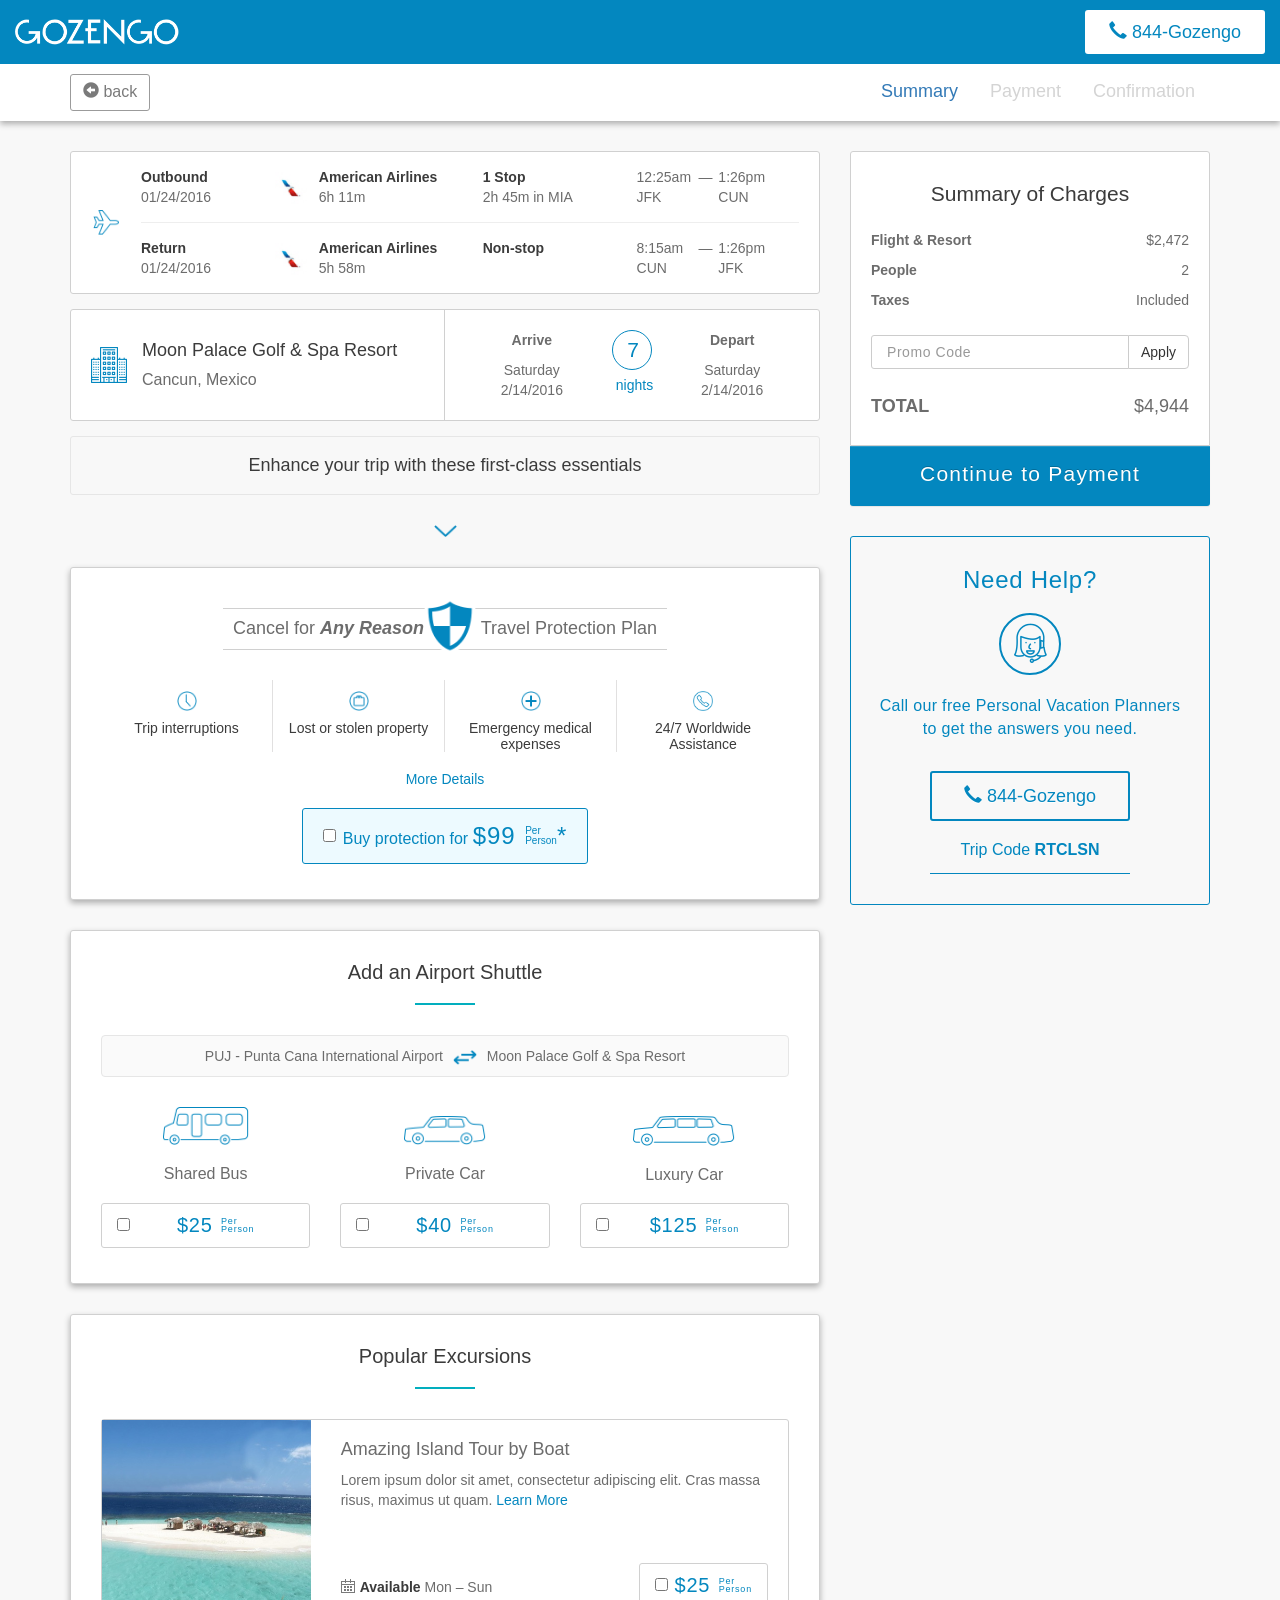
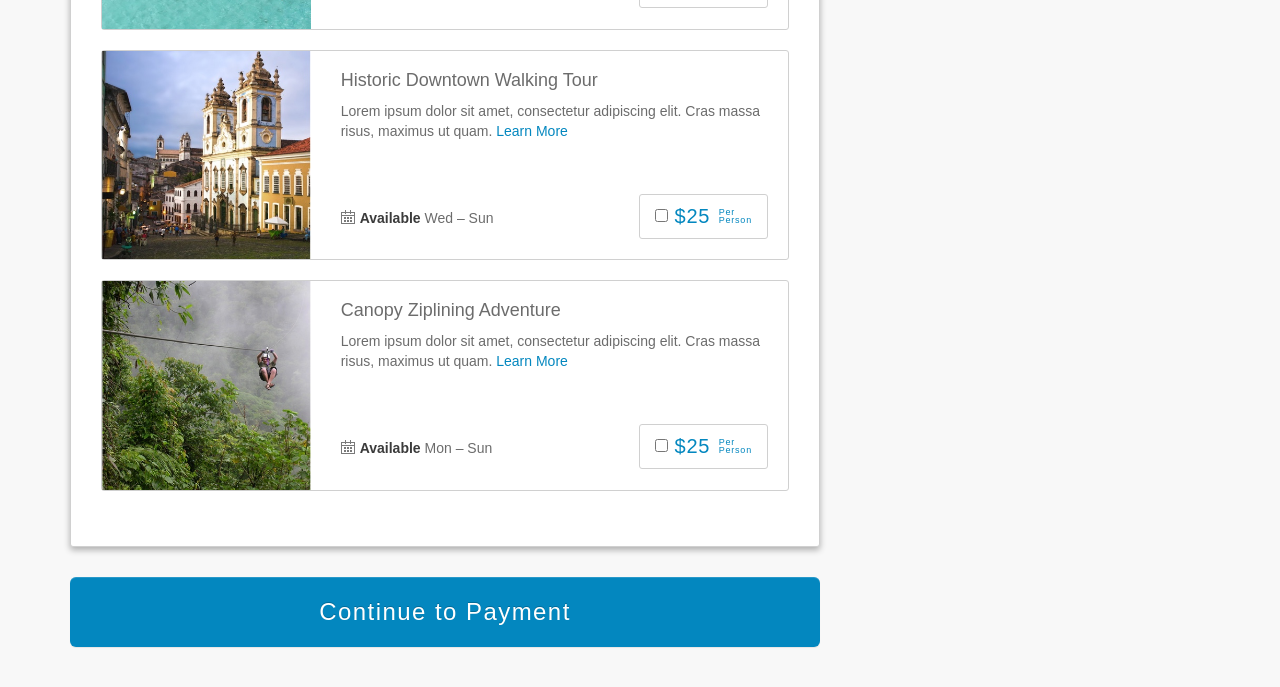
<file: index.html>
<!DOCTYPE html>
<html>

<head>
    <meta charset="utf-8">
    <meta name="viewport" content="width=device-width, initial-scale=1.0">
    <title>cart</title>
    <link rel="stylesheet" href="assets/bootstrap/css/bootstrap.min.css">
    <link rel="stylesheet" href="https://fonts.googleapis.com/css?family=Montserrat:400,700);">
    <link rel="stylesheet" href="assets/css/styles.css">
</head>

<body>
    <nav class="navbar navbar-inverse">
        <div class="container-fluid">
            <div class="navbar-header">
                <a class="navbar-brand navbar-link" href="#"><img src="assets/img/Logo.png" height="26" class="logo"></a>
                <button class="navbar-toggle collapsed hidden-xs" data-toggle="collapse" data-target="#navcol-1"><span class="sr-only">Toggle navigation</span><span class="icon-bar"></span><span class="icon-bar"></span><span class="icon-bar"></span></button>
            </div>
            <div class="collapse navbar-collapse" id="navcol-1">
                <button class="btn btn-default btn-lg navbar-btn navbar-right" type="button"><i class="glyphicon glyphicon-earphone"></i> 844-Gozengo</button>
            </div>
        </div>
    </nav>
    <div class="steps-row">
        <div class="container">
            <div class="row">
                <div class="col-md-4 col-sm-3 col-xs-2">
                    <button class="btn btn-default hidden-xs back-button" type="button"><i class="glyphicon glyphicon-circle-arrow-left"></i> back</button>
                    <button class="btn btn-default visible-xs-block back-button" type="button"><i class="glyphicon glyphicon-circle-arrow-left"></i></button>
                </div>
                <div class="col-md-8 col-sm-9 steps-column">
                    <ul class="nav nav-pills steps-nav">
                        <li class="active"><a href="#">Summary</a></li>
                        <li><a href="billing.html">Payment </a></li>
                        <li><a href="#">Confirmation</a></li>
                    </ul>
                </div>
            </div>
        </div>
    </div>
    <div class="container">
        <div class="row">
            <div class="col-md-8 col-sm-7">
                <div class="trip-summary">
                    <div class="flight-icon-container"><img src="assets/img/flight.png" width="26"></div>
                    <div class="flight-recap-container">
                        <div class="flight-table">
                            <div class="flight-direction-container">
                                <p><strong>Outbound </strong></p>
                                <p>01/24/2016 </p>
                            </div>
                            <div class="airline-image-container"><img src="assets/img/american-airlines.png" width="28" class="airline-image"></div>
                            <div class="airline-name-container">
                                <p class="airline-name"><strong>American Airlines </strong></p>
                                <p>6h 11m</p>
                            </div>
                            <div class="stops-container">
                                <p><strong>1 Stop </strong></p>
                                <p>2h 45m in MIA </p>
                            </div>
                            <div class="time-table-wrapper">
                                <div class="starting-point-container">
                                    <p>12:25am</p>
                                    <p>JFK </p>
                                </div>
                                <div class="dash-container">
                                    <p>—</p>
                                </div>
                                <div class="destination-container">
                                    <p>1:26pm </p>
                                    <p>CUN </p>
                                </div>
                            </div>
                        </div>
                        <hr class="flight-divider">
                        <div class="flight-table">
                            <div class="flight-direction-container">
                                <p><strong>Return </strong></p>
                                <p>01/24/2016 </p>
                            </div>
                            <div class="airline-image-container"><img src="assets/img/american-airlines.png" class="airline-image"></div>
                            <div class="airline-name-container">
                                <p class="airline-name"><strong>American Airlines</strong></p>
                                <p>5h 58m</p>
                            </div>
                            <div class="stops-container">
                                <p><strong>Non-stop </strong></p>
                                <p> </p>
                            </div>
                            <div class="time-table-wrapper">
                                <div class="starting-point-container">
                                    <p>8:15am</p>
                                    <p>CUN </p>
                                </div>
                                <div class="dash-container">
                                    <p>—</p>
                                </div>
                                <div class="destination-container">
                                    <p>1:26pm </p>
                                    <p>JFK </p>
                                </div>
                            </div>
                        </div>
                    </div>
                </div>
                <div class="trip-summary">
                    <div class="resort-info">
                        <div class="resort-icon-div"><img src="assets/img/building.png" width="36" class="resort-building-icon"></div>
                        <div class="resort-name-location">
                            <h1 class="hotel-name-alt">Moon Palace Golf &amp; Spa Resort</h1>
                            <h4 class="city-country-alt">Cancun, Mexico</h4></div>
                    </div>
                    <div class="trip-time">
                        <div id="arrival" class="date-box">
                            <p class="text-center"><strong>Arrive</strong> </p>
                            <p class="text-center soft-return">Saturday </p>
                            <p class="text-center date-alt">2/14/2016 </p>
                        </div>
                        <div id="length" class="date-box">
                            <div id="nights">
                                <p id="nights-paragrapgh">7 </p>
                            </div>
                            <p id="nights-sub-paragraph">nights </p>
                        </div>
                        <div id="arrival" class="date-box">
                            <p class="text-center"><strong>Depart</strong> </p>
                            <p class="text-center soft-return">Saturday </p>
                            <p class="text-center date-alt">2/14/2016 </p>
                        </div>
                        <div class="clearfix"></div>
                    </div>
                    <div class="clearfix"></div>
                </div>
                <aside class="visible-xs-block" id="reservation-detail">
                    <div id="summary-of-charges">
                        <h3 class="charges">Summary of Charges</h3>
                        <div>
                            <table class="table">
                                <tbody>
                                    <tr>
                                        <td><strong>Nights </strong></td>
                                        <td class="right-align-cell">$613 x 8 nights</td>
                                    </tr>
                                    <tr>
                                        <td><strong>Rooms </strong></td>
                                        <td class="right-align-cell">1 room</td>
                                    </tr>
                                    <tr>
                                        <td><strong>Taxes </strong></td>
                                        <td class="right-align-cell">Included</td>
                                    </tr>
                                </tbody>
                            </table>
                        </div>
                        <form>
                            <div class="input-group">
                                <input class="form-control" type="text" placeholder="Promo Code" id="promo-code">
                                <div class="input-group-btn">
                                    <button class="btn btn-default" type="button">Apply </button>
                                </div>
                            </div>
                        </form>
                        <div>
                            <table class="table" id="total-price">
                                <tbody>
                                    <tr>
                                        <td><strong>TOTAL </strong></td>
                                        <td class="right-align-cell">$4,944 </td>
                                    </tr>
                                </tbody>
                            </table>
                        </div>
                    </div>
                </aside>
                <button class="btn btn-primary btn-block btn-lg visible-xs-block" type="button" id="sidebar-next-button">Continue to Payment</button>
                <div class="add-ons-container">
                    <h4 class="text-center">Enhance your trip with these first-class essentials </h4></div><img src="assets/img/chevron-down.png" width="23" class="addons-chevron">
                <div class="main-container">
                    <h3 class="cancel-h3">Cancel for <strong><em>Any Reason</em></strong><img src="assets/img/protection.png" width="52" class="shield"> Travel Protection Plan</h3>
                    <div class="coverage-main-container">
                        <div class="coverage-div"><img src="assets/img/clock.png" width="20">
                            <h5 class="text-center coverage-h5">Trip interruptions</h5></div>
                        <div class="coverage-div"><img src="assets/img/baggage.png" width="20">
                            <h5 class="text-center coverage-h5">Lost or stolen property </h5></div>
                        <div class="coverage-div"><img src="assets/img/medical.png" width="20">
                            <h5 class="coverage-h5">Emergency medical expenses</h5></div>
                        <div class="coverage-div"><img src="assets/img/phone-large.png" width="20">
                            <h5 class="coverage-h5">24/7 Worldwide Assistance</h5></div>
                        <div class="clearfix"></div>
                    </div>
                    <h5 class="protection-details"><a href="#">More Details</a></h5>
                    <div class="checkbox protection-check">
                        <label>
                            <input type="checkbox" class="protection-input"><small>Buy protection for </small>$99
                            <span class="per-person">Per <br>Person</span>*</label>
                    </div>
                </div>
                <div class="main-container">
                    <div id="shuttle-header">
                        <h1 class="section_h1">Add an Airport Shuttle</h1>
                        <hr class="section-underline">
                    </div>
                    <div class="well flat-well">
                        <div>
                            <p>PUJ - Punta Cana International Airport </p>
                        </div>
                        <div><img src="assets/img/round-trip.png" width="24" class="round-trip"></div>
                        <div>
                            <p>Moon Palace Golf &amp; Spa Resort </p>
                        </div>
                    </div>
                    <div class="row">
                        <div class="col-md-4 col-xs-6"><img src="assets/img/bus.png" width="86">
                            <h4 class="transport">Shared Bus</h4>
                            <div class="checkbox transport-check-container">
                                <label>
                                    <input type="checkbox">$25
                                    <span class="per-person">Per <br>Person</span>
                                </label>
                            </div>
                        </div>
                        <div class="col-md-4 col-xs-6"><img src="assets/img/car.png" width="82" class="car-icon-vertical-push-down">
                            <h4 class="transport">Private Car</h4>
                            <div class="checkbox transport-check-container">
                                <label>
                                    <input type="checkbox">$40
                                    <span class="per-person">Per <br>Person</span>
                                </label>
                            </div>
                        </div>
                        <div class="col-md-4 col-xs-6"><img src="assets/img/limo.png" width="102" class="car-icon-vertical-push-down">
                            <h4 class="transport">Luxury Car</h4>
                            <div class="checkbox transport-check-container">
                                <label>
                                    <input type="checkbox"> $125
                                    <span class="per-person">Per <br>Person</span>
                                </label>
                            </div>
                        </div>
                    </div>
                </div>
                <div class="main-container hide">
                    <div id="shuttle-header">
                        <h1 class="section_h1">Popular Tours</h1>
                        <hr class="section-underline">
                    </div>
                    <div class="row">
                        <div class="col-md-4 col-xs-6"><img src="assets/img/island-tour.jpg" width="100%" class="rounded-image">
                            <h4 class="tours">Amazing island tour by boat </h4><a href="#">Learn More</a>
                            <div class="checkbox transport-check-container">
                                <label>
                                    <input type="checkbox">$25
                                    <span class="per-person">Per <br>Person</span>
                                </label>
                            </div>
                        </div>
                        <div class="col-md-4 col-xs-6"><img src="assets/img/city-tour.jpg" width="100%" class="rounded-image">
                            <h4 class="tours">Amazing island tour by boat </h4><a href="#">Learn More</a>
                            <div class="checkbox transport-check-container">
                                <label>
                                    <input type="checkbox">$25
                                    <span class="per-person">Per <br>Person</span>
                                </label>
                            </div>
                        </div>
                        <div class="col-md-4 col-xs-6"><img src="assets/img/ziplining.jpg" width="100%" class="rounded-image">
                            <h4 class="tours">Rainforest Ziplining </h4><a href="#">Learn More</a>
                            <div class="checkbox transport-check-container">
                                <label>
                                    <input type="checkbox"> $125
                                    <span class="per-person">Per <br>Person</span>
                                </label>
                            </div>
                        </div>
                    </div>
                    <div class="row">
                        <div class="col-md-4 col-md-offset-4 col-sm-6 col-sm-offset-3 col-xs-8 col-xs-offset-2">
                            <button class="btn btn-default btn-block btn-lg" type="button" id="more">View More<span class="down-arrow"><i class="glyphicon glyphicon-chevron-down" id="down-glyph"></i></span></button>
                        </div>
                    </div>
                </div>
                <div class="main-container">
                    <div id="shuttle-header">
                        <h1 class="section_h1">Popular Excursions</h1>
                        <hr class="section-underline">
                    </div>
                    <div class="tour-container">
                        <div class="row tour-row">
                            <div class="col-lg-4 col-md-4 tour-crop"><img src="assets/img/island-tour.jpg" width="100%" class="rounded-image"></div>
                            <div class="col-lg-8 col-md-8 col-xs-12 caption">
                                <div class="row">
                                    <div class="col-md-12">
                                        <h3 class="text-left tour-h3">Amazing Island Tour by Boat</h3>
                                        <p class="text-left tour-details">Lorem ipsum dolor sit amet, consectetur adipiscing elit. Cras massa risus, maximus ut quam. <a href="#">Learn More</a></p>
                                    </div>
                                </div>
                                <div class="row stats-row">
                                    <div class="col-sm-6 col-xs-5 dates-column">
                                        <p class="text-left dates"><img src="assets/img/calendar.png" width="14" class="available-calendar"> <strong>Available</strong> <span class="days">Mon – Sun </span></p>
                                    </div>
                                    <div class="col-sm-6 col-xs-7 tour-check-column">
                                        <div class="checkbox transport-check-container-alt">
                                            <label>
                                                <input type="checkbox">$25
                                                <span class="per-person">Per <br>Person</span>
                                            </label>
                                        </div>
                                    </div>
                                </div>
                            </div>
                        </div>
                    </div>
                    <div class="tour-container">
                        <div class="row tour-row">
                            <div class="col-md-4"><img src="assets/img/city-tour.jpg" width="100%" class="rounded-image"></div>
                            <div class="col-md-8 caption">
                                <h3 class="text-left tour-h3">Historic Downtown Walking Tour</h3>
                                <p class="text-left">Lorem ipsum dolor sit amet, consectetur adipiscing elit. Cras massa risus, maximus ut quam. <a href="#">Learn More</a></p>
                                <div class="row stats-row">
                                    <div class="col-sm-6 col-xs-5 tour-dates-column">
                                        <p class="text-left dates"><img src="assets/img/calendar.png" width="14" class="available-calendar"> <strong>Available</strong> <span class="days">Wed – Sun </span></p>
                                    </div>
                                    <div class="col-sm-6 col-xs-7 tour-check-column">
                                        <div class="checkbox transport-check-container-alt">
                                            <label>
                                                <input type="checkbox">$25
                                                <span class="per-person">Per <br>Person</span>
                                            </label>
                                        </div>
                                    </div>
                                </div>
                            </div>
                        </div>
                    </div>
                    <div class="tour-container">
                        <div class="row tour-row">
                            <div class="col-md-4"><img src="assets/img/ziplining.jpg" width="100%" class="rounded-image"></div>
                            <div class="col-md-8 caption">
                                <h3 class="text-left tour-h3">Canopy Ziplining Adventure</h3>
                                <p class="text-left">Lorem ipsum dolor sit amet, consectetur adipiscing elit. Cras massa risus, maximus ut quam. <a href="#">Learn More</a></p>
                                <div class="row stats-row">
                                    <div class="col-sm-6 col-xs-5 tour-dates-column">
                                        <p class="text-left dates"><img src="assets/img/calendar.png" width="14" class="available-calendar"> <strong>Available</strong> <span class="days">Mon – Sun </span></p>
                                    </div>
                                    <div class="col-sm-6 col-xs-7 tour-check-column">
                                        <div class="checkbox transport-check-container-alt">
                                            <label>
                                                <input type="checkbox">$25
                                                <span class="per-person">Per <br>Person</span>
                                            </label>
                                        </div>
                                    </div>
                                </div>
                            </div>
                        </div>
                    </div>
                </div><a class="btn btn-primary btn-block btn-lg" role="button" href="billing.html" id="next-button">Continue to Payment</a></div>
            <div class="col-md-4 col-sm-5">
                <aside id="reservation-detail" class="squarebottom">
                    <div class="hidden-xs" id="summary-of-charges">
                        <h3 class="charges">Summary of Charges</h3>
                        <div>
                            <table class="table">
                                <tbody>
                                    <tr>
                                        <td><strong>Flight &amp; Resort</strong></td>
                                        <td class="right-align-cell">$2,472</td>
                                    </tr>
                                    <tr>
                                        <td><strong>People </strong></td>
                                        <td class="right-align-cell">2</td>
                                    </tr>
                                    <tr>
                                        <td><strong>Taxes </strong></td>
                                        <td class="right-align-cell">Included</td>
                                    </tr>
                                </tbody>
                            </table>
                        </div>
                        <form>
                            <div class="input-group">
                                <input class="form-control" type="text" placeholder="Promo Code" id="promo-code">
                                <div class="input-group-btn">
                                    <button class="btn btn-default" type="button">Apply </button>
                                </div>
                            </div>
                        </form>
                        <div>
                            <table class="table" id="total-price">
                                <tbody>
                                    <tr>
                                        <td><strong>TOTAL </strong></td>
                                        <td class="right-align-cell">$4,944 </td>
                                    </tr>
                                </tbody>
                            </table>
                        </div>
                    </div>
                </aside><a class="btn btn-primary btn-block btn-lg hidden-xs" role="button" href="billing.html" id="sidebar-next-button">Continue to Payment</a>
                <aside id="call-center">
                    <h1>Need Help?</h1>
                    <div id="call-center-icon-container"><img src="assets/img/headset.png" width="33"></div>
                    <p id="call-center-paragraph">Call our free Personal Vacation Planners to get the answers you need. </p>
                    <button class="btn btn-default btn-lg" type="button" id="call-center-button"><i class="glyphicon glyphicon-earphone"></i> 844-Gozengo </button>
                    <h4 id="trip-code">Trip Code <strong>RTCLSN</strong> </h4></aside>
            </div>
        </div>
    </div>
    <script src="assets/js/jquery.min.js"></script>
    <script src="assets/bootstrap/js/bootstrap.min.js"></script>
</body>

</html>
</file>
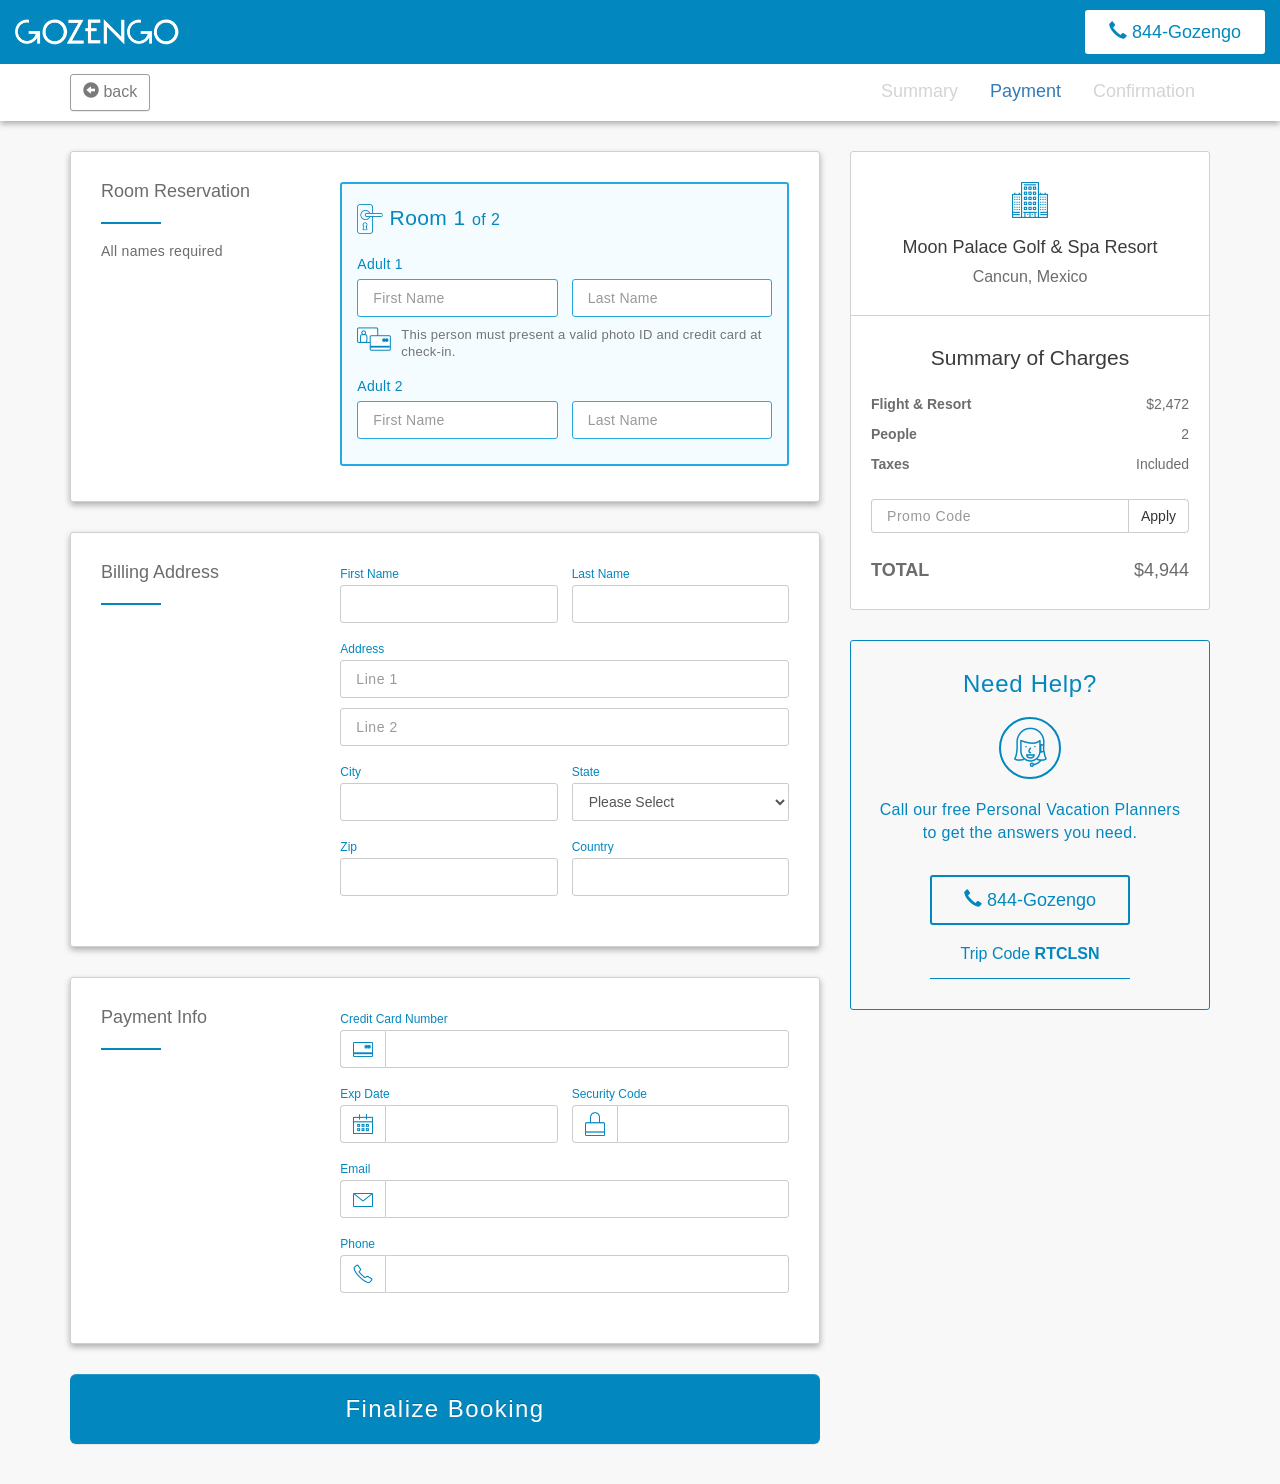
<file: billing.html>
<!DOCTYPE html>
<html>

<head>
    <meta charset="utf-8">
    <meta name="viewport" content="width=device-width, initial-scale=1.0">
    <title>cart</title>
    <link rel="stylesheet" href="assets/bootstrap/css/bootstrap.min.css">
    <link rel="stylesheet" href="https://fonts.googleapis.com/css?family=Montserrat:400,700);">
    <link rel="stylesheet" href="assets/css/styles.css">
</head>

<body>
    <nav class="navbar navbar-inverse">
        <div class="container-fluid">
            <div class="navbar-header">
                <a class="navbar-brand navbar-link" href="#"><img src="assets/img/Logo.png" height="26"></a>
                <button class="navbar-toggle collapsed hidden-xs" data-toggle="collapse" data-target="#navcol-1"><span class="sr-only">Toggle navigation</span><span class="icon-bar"></span><span class="icon-bar"></span><span class="icon-bar"></span></button>
            </div>
            <div class="collapse navbar-collapse" id="navcol-1">
                <button class="btn btn-default btn-lg navbar-btn navbar-right" type="button"><i class="glyphicon glyphicon-earphone"></i> 844-Gozengo</button>
            </div>
        </div>
    </nav>
    <div class="steps-row">
        <div class="container">
            <div class="row">
                <div class="col-md-4 col-sm-3 col-xs-2"><a class="btn btn-default hidden-xs back-button" role="button" href="cross-sell.html"><i class="glyphicon glyphicon-circle-arrow-left"></i> back</a>
                    <a class="btn btn-default visible-xs-inline-block back-button" role="button" href="cross-sell.html"><i class="glyphicon glyphicon-circle-arrow-left"></i></a>
                </div>
                <div class="col-md-8 col-sm-9 steps-column">
                    <ul class="nav nav-pills steps-nav">
                        <li><a href="index.html">Summary</a></li>
                        <li class="active"><a href="#">Payment </a></li>
                        <li><a href="confirmation.html">Confirmation</a></li>
                    </ul>
                </div>
            </div>
        </div>
    </div>
    <div class="container">
        <div class="row">
            <div class="col-md-8 col-sm-7">
                <div class="main-container">
                    <div class="row">
                        <div class="col-md-4">
                            <h4 class="section-header-h4">Room Reservation</h4>
                            <hr class="section-header-hr">
                            <h4 class="text-left room-subhead">All names required</h4></div>
                        <div class="col-md-8">
                            <div class="room">
                                <h2 class="text-left"><img src="assets/img/handle.png" width="26" id="door-handle-icon"> Room 1 <span class="total-rooms">of 2</span></h2>
                                <div class="row" id="names">
                                    <div class="col-md-12">
                                        <form>
                                            <div class="form-group">
                                                <label class="control-label">Adult 1</label>
                                                <div class="row">
                                                    <div class="col-md-6 left-column">
                                                        <input class="form-control" type="text" required="" placeholder="First Name">
                                                    </div>
                                                    <div class="col-md-6 right-column-billing">
                                                        <input class="form-control" type="text" required="" placeholder="Last Name">
                                                    </div>
                                                </div>
                                                <p class="help-block"><img src="assets/img/2ids.png" width="34px"> This person must present a valid photo ID and credit card at check-in.</p>
                                            </div>
                                        </form>
                                    </div>
                                    <div class="col-md-12 right-column">
                                        <form>
                                            <div class="form-group">
                                                <label class="control-label">Adult 2</label>
                                                <div class="row">
                                                    <div class="col-md-6 left-column">
                                                        <input class="form-control" type="text" required="" placeholder="First Name">
                                                    </div>
                                                    <div class="col-md-6 right-column-billing">
                                                        <input class="form-control" type="text" required="" placeholder="Last Name">
                                                    </div>
                                                </div>
                                            </div>
                                        </form>
                                    </div>
                                </div>
                            </div>
                        </div>
                    </div>
                </div>
                <div class="main-container">
                    <div class="row">
                        <div class="col-md-4 section-header-column">
                            <h4 class="section-header-h4">Billing Address</h4>
                            <hr class="section-header-hr">
                        </div>
                        <div class="col-md-8">
                            <form id="billing-address">
                                <div class="row">
                                    <div class="col-md-6 left-column">
                                        <div class="form-group">
                                            <label class="control-label regular-label">First Name</label>
                                            <input class="form-control" type="text">
                                        </div>
                                    </div>
                                    <div class="col-md-6 col-sm-12 right-column-billing">
                                        <div class="form-group">
                                            <label class="control-label regular-label">Last Name</label>
                                            <input class="form-control" type="text">
                                        </div>
                                    </div>
                                </div>
                                <div class="form-group">
                                    <label class="control-label regular-label">Address</label>
                                    <input class="form-control" type="text" placeholder="Line 1">
                                    <input class="form-control form-margin-top" type="text" placeholder="Line 2">
                                </div>
                                <div class="row">
                                    <div class="col-md-6 col-xs-6 left-column">
                                        <div class="form-group">
                                            <label class="control-label regular-label">City</label>
                                            <input class="form-control" type="text">
                                        </div>
                                    </div>
                                    <div class="col-md-6 col-xs-6 right-column-billing">
                                        <div class="form-group">
                                            <label class="control-label regular-label">State </label>
                                            <select class="form-control select-style-match">
                                                <optgroup label="This is a group">
                                                    <option value="12" selected="">Please Select</option>
                                                    <option value="13">This is item 2</option>
                                                    <option value="14">This is item 3</option>
                                                </optgroup>
                                            </select>
                                        </div>
                                    </div>
                                </div>
                                <div class="row">
                                    <div class="col-md-6 col-xs-6 left-column">
                                        <div class="form-group">
                                            <label class="control-label regular-label">Zip </label>
                                            <input class="form-control" type="text">
                                        </div>
                                    </div>
                                    <div class="col-md-6 col-xs-6 right-column-billing">
                                        <div class="form-group">
                                            <label class="control-label regular-label">Country </label>
                                            <input class="form-control" type="text">
                                        </div>
                                    </div>
                                </div>
                            </form>
                        </div>
                    </div>
                </div>
                <div class="main-container">
                    <div class="row">
                        <div class="col-md-4 section-header-column">
                            <h4 class="section-header-h4">Payment Info</h4>
                            <hr class="section-header-hr">
                        </div>
                        <div class="col-md-8">
                            <form id="billing-address">
                                <div class="form-group">
                                    <label class="control-label regular-label">Credit Card Number</label>
                                    <div class="input-group">
                                        <div class="input-group-addon"><span><img src="assets/img/credit-card.png" height="15px"></span></div>
                                        <input class="form-control" type="text" inputmode="numeric">
                                    </div>
                                </div>
                                <div class="row">
                                    <div class="col-md-6 col-xs-6 left-column">
                                        <div class="form-group">
                                            <label class="control-label regular-label">Exp Date</label>
                                            <div class="input-group">
                                                <div class="input-group-addon"><span><img src="assets/img/calendar-blue.png" width="20"></span></div>
                                                <input class="form-control" type="text">
                                            </div>
                                        </div>
                                    </div>
                                    <div class="col-md-6 col-xs-6 right-column-billing">
                                        <div class="form-group">
                                            <label class="control-label regular-label">Security Code</label>
                                            <div class="input-group">
                                                <div class="input-group-addon"><span><img src="assets/img/security.png" width="20"></span></div>
                                                <input class="form-control" type="text" inputmode="numeric">
                                            </div>
                                        </div>
                                    </div>
                                </div>
                                <div class="form-group">
                                    <label class="control-label regular-label">Email </label>
                                    <div class="input-group">
                                        <div class="input-group-addon"><span><img src="assets/img/email.png" width="20"></span></div>
                                        <input class="form-control" type="text" inputmode="email">
                                    </div>
                                </div>
                                <div class="form-group">
                                    <label class="control-label regular-label">Phone </label>
                                    <div class="input-group">
                                        <div class="input-group-addon"><span><img src="assets/img/phone-contact.png" width="20"></span></div>
                                        <input class="form-control" type="text" inputmode="tel">
                                    </div>
                                </div>
                            </form>
                        </div>
                    </div>
                </div>
                <div class="main-container hide">
                    <div id="shuttle-header">
                        <h1 class="section_h1">Popular Tours</h1>
                        <hr class="section-underline">
                    </div>
                    <div class="row">
                        <div class="col-md-4 col-xs-6"><img src="assets/img/island-tour.jpg" width="100%" class="rounded-image">
                            <h4 class="tours">Amazing island tour by boat </h4><a href="#">Learn More</a>
                            <div class="checkbox transport-check-container">
                                <label>
                                    <input type="checkbox">$25
                                    <span class="per-person">Per <br>Person</span>
                                </label>
                            </div>
                        </div>
                        <div class="col-md-4 col-xs-6"><img src="assets/img/city-tour.jpg" width="100%" class="rounded-image">
                            <h4 class="tours">Amazing island tour by boat </h4><a href="#">Learn More</a>
                            <div class="checkbox transport-check-container">
                                <label>
                                    <input type="checkbox">$25
                                    <span class="per-person">Per <br>Person</span>
                                </label>
                            </div>
                        </div>
                        <div class="col-md-4 col-xs-6"><img src="assets/img/ziplining.jpg" width="100%" class="rounded-image">
                            <h4 class="tours">Rainforest Ziplining </h4><a href="#">Learn More</a>
                            <div class="checkbox transport-check-container">
                                <label>
                                    <input type="checkbox"> $125
                                    <span class="per-person">Per <br>Person</span>
                                </label>
                            </div>
                        </div>
                    </div>
                    <div class="row">
                        <div class="col-md-4 col-md-offset-4 col-sm-6 col-sm-offset-3 col-xs-8 col-xs-offset-2">
                            <button class="btn btn-default btn-block btn-lg" type="button" id="more">View More<span class="down-arrow"><i class="glyphicon glyphicon-chevron-down" id="down-glyph"></i></span></button>
                        </div>
                    </div>
                </div><a class="btn btn-primary btn-block btn-lg" role="button" href="confirmation.html" id="next-button">Finalize Booking</a></div>
            <div class="col-md-4 col-sm-5">
                <aside id="reservation-detail">
                    <div id="hotel-header" class="aside-border"><img src="assets/img/building.png" width="36">
                        <h1 class="hotel-name">Moon Palace Golf &amp; Spa Resort</h1>
                        <h4 class="city-country">Cancun, Mexico</h4></div>
                    <div class="hidden-xs hidden-sm hidden-md hidden-lg aside-border" id="dates">
                        <div id="arrival" class="date-box">
                            <p class="text-center"><strong>Arrive</strong> </p>
                            <p class="text-center soft-return">Saturday </p>
                            <p class="text-center">2/14/2016 </p>
                        </div>
                        <div id="length" class="date-box">
                            <div id="nights">
                                <p id="nights-paragrapgh">7 </p>
                            </div>
                            <p id="nights-sub-paragraph">nights </p>
                        </div>
                        <div id="arrival" class="date-box">
                            <p class="text-center"><strong>Depart</strong> </p>
                            <p class="text-center soft-return">Saturday </p>
                            <p class="text-center">2/14/2016 </p>
                        </div>
                        <div class="clearfix"></div>
                    </div>
                    <div id="summary-of-charges">
                        <h3 class="charges">Summary of Charges</h3>
                        <div>
                            <table class="table">
                                <tbody>
                                    <tr>
                                        <td><strong>Flight &amp; Resort </strong></td>
                                        <td class="right-align-cell">$2,472</td>
                                    </tr>
                                    <tr>
                                        <td><strong>People </strong></td>
                                        <td class="right-align-cell">2</td>
                                    </tr>
                                    <tr>
                                        <td><strong>Taxes </strong></td>
                                        <td class="right-align-cell">Included</td>
                                    </tr>
                                </tbody>
                            </table>
                        </div>
                        <form>
                            <div class="input-group">
                                <input class="form-control" type="text" placeholder="Promo Code" id="promo-code">
                                <div class="input-group-btn">
                                    <button class="btn btn-default" type="button">Apply </button>
                                </div>
                            </div>
                        </form>
                        <div>
                            <table class="table" id="total-price">
                                <tbody>
                                    <tr>
                                        <td><strong>TOTAL </strong></td>
                                        <td class="right-align-cell">$4,944 </td>
                                    </tr>
                                </tbody>
                            </table>
                        </div>
                    </div>
                </aside>
                <aside id="call-center">
                    <h1>Need Help?</h1>
                    <div id="call-center-icon-container"><img src="assets/img/headset.png" width="33"></div>
                    <p id="call-center-paragraph">Call our free Personal Vacation Planners to get the answers you need. </p>
                    <button class="btn btn-default btn-lg" type="button" id="call-center-button"><i class="glyphicon glyphicon-earphone"></i> 844-Gozengo </button>
                    <h4 id="trip-code">Trip Code <strong>RTCLSN</strong> </h4></aside>
            </div>
        </div>
    </div>
    <script src="assets/js/jquery.min.js"></script>
    <script src="assets/bootstrap/js/bootstrap.min.js"></script>
</body>

</html>
</file>
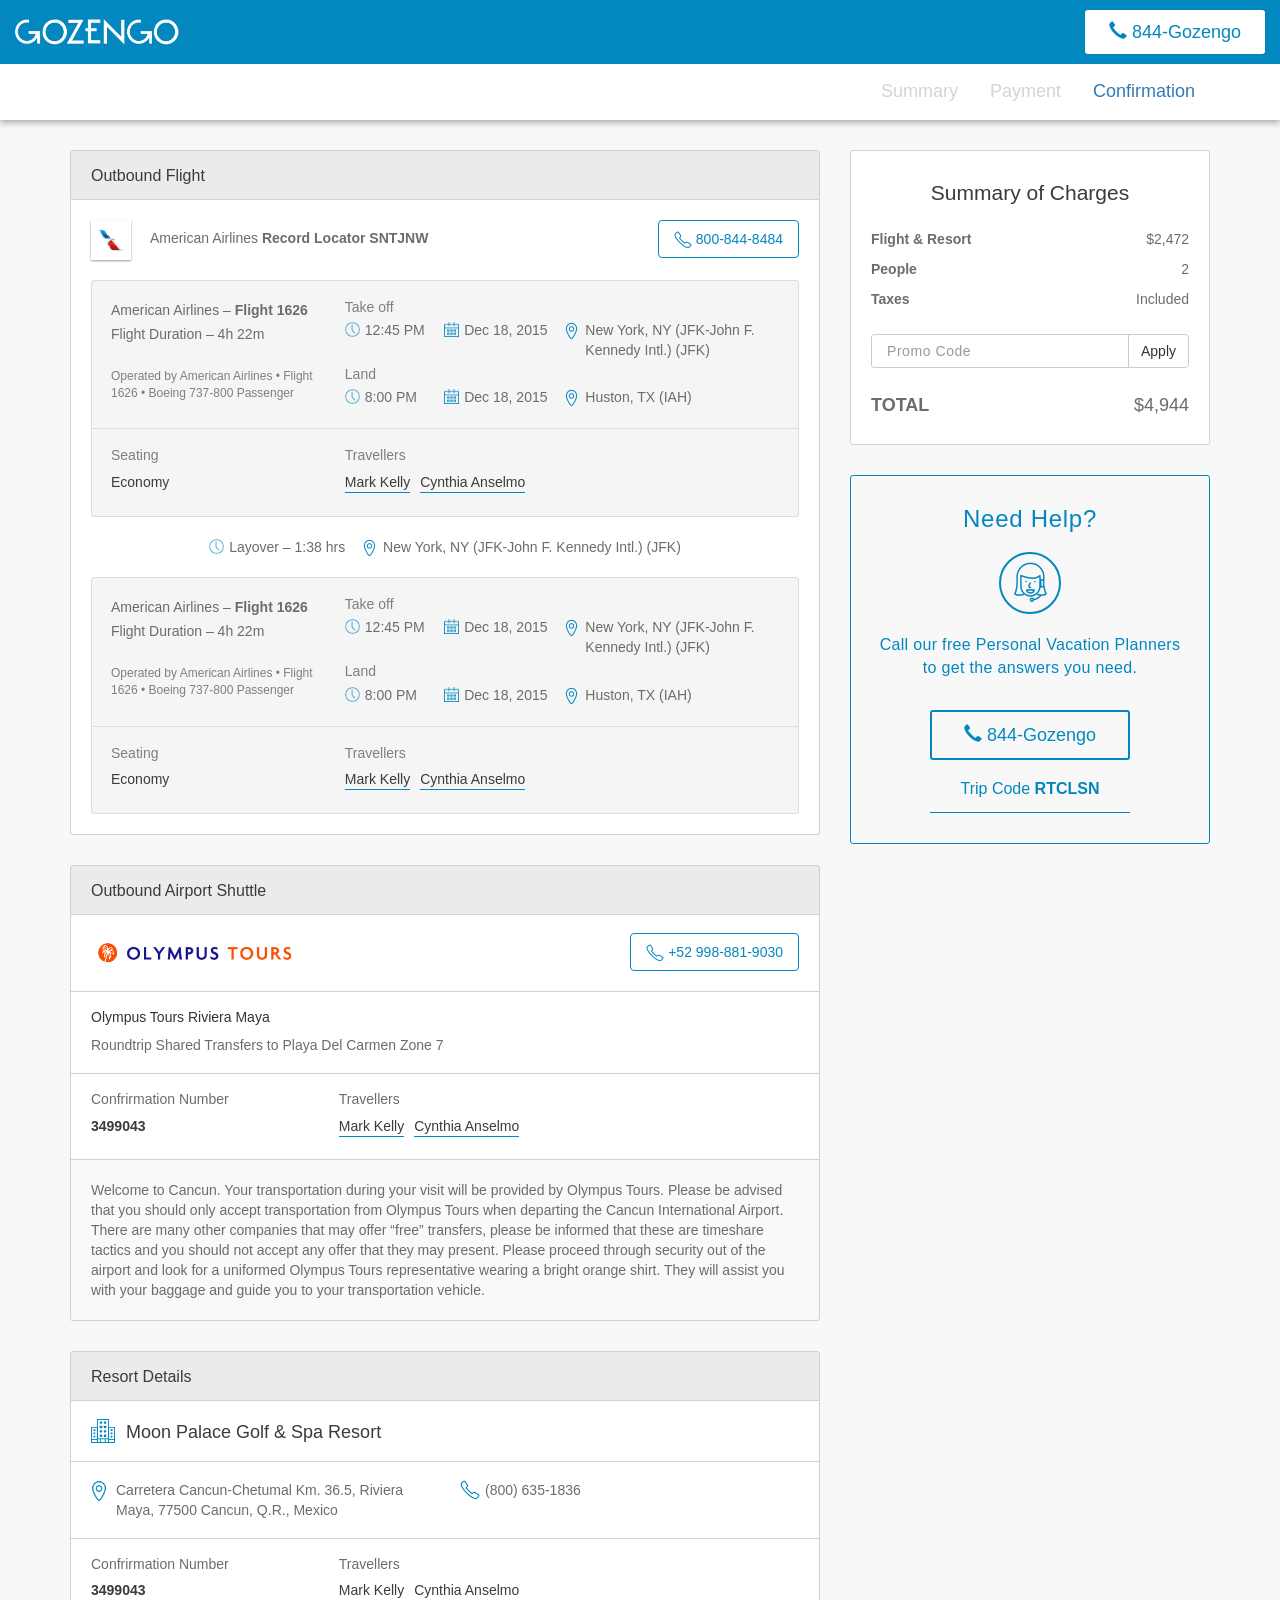
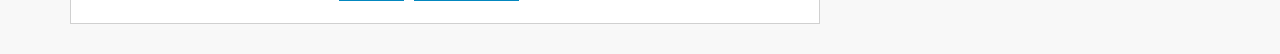
<file: confirmation.html>
<!DOCTYPE html>
<html>

<head>
    <meta charset="utf-8">
    <meta name="viewport" content="width=device-width, initial-scale=1.0">
    <title>cart</title>
    <link rel="stylesheet" href="assets/bootstrap/css/bootstrap.min.css">
    <link rel="stylesheet" href="https://fonts.googleapis.com/css?family=Montserrat:400,700);">
    <link rel="stylesheet" href="assets/css/styles.css">
</head>

<body>
    <nav class="navbar navbar-inverse">
        <div class="container-fluid">
            <div class="navbar-header">
                <a class="navbar-brand navbar-link" href="#"><img src="assets/img/Logo.png" height="26"></a>
                <button class="navbar-toggle collapsed hidden-xs" data-toggle="collapse" data-target="#navcol-1"><span class="sr-only">Toggle navigation</span><span class="icon-bar"></span><span class="icon-bar"></span><span class="icon-bar"></span></button>
            </div>
            <div class="collapse navbar-collapse" id="navcol-1">
                <button class="btn btn-default btn-lg navbar-btn navbar-right" type="button"><i class="glyphicon glyphicon-earphone"></i> 844-Gozengo</button>
            </div>
        </div>
    </nav>
    <div class="steps-row">
        <div class="container">
            <div class="row">
                <div class="col-md-4 col-sm-3">
                    <button class="btn btn-default hidden-xs hidden-sm hidden-md hidden-lg back-button" type="button"><i class="glyphicon glyphicon-circle-arrow-left"></i> back</button>
                </div>
                <div class="col-md-8 col-sm-9 steps-column">
                    <ul class="nav nav-pills steps-nav">
                        <li><a href="index.html">Summary</a></li>
                        <li><a href="billing.html">Payment </a></li>
                        <li class="active"><a href="#">Confirmation</a></li>
                    </ul>
                </div>
            </div>
        </div>
    </div>
    <div class="container">
        <div class="row">
            <div class="col-md-8 col-sm-7">
                <div class="confirmation-section">
                    <div class="confirmation-section-header">
                        <h4 class="confirmation-section-header-h4">Outbound Flight</h4></div>
                    <div class="confirmation-section-body-white"><img src="assets/img/american-airlines.png" class="confirmation-airline-logo">
                        <p class="record-locator">American Airlines </p>
                        <p class="record-locator"><strong>Record Locator SNTJNW</strong> </p>
                        <button class="btn btn-default airline-contact" type="button"><img src="assets/img/phone-contact.png" width="18"> 800-844-8484</button>
                        <div class="well flight-well">
                            <div class="flight-info-data-container">
                                <p>American Airlines – <strong>Flight 1626</strong> </p>
                                <p>Flight Duration – 4h 22m </p>
                            </div>
                            <div class="time-table-container">
                                <h5 class="take-off-h5">Take off</h5>
                                <div class="time-table-time-cell"><img src="assets/img/clock.png" width="15px">
                                    <p class="time-p">12:45 PM </p>
                                </div>
                                <div class="time-table-date-cell"><img src="assets/img/calendar-blue.png" width="15px">
                                    <p class="date-p">Dec 18, 2015 </p>
                                </div>
                                <div class="time-table-airport-cell"><img src="assets/img/pin.png" width="13px">
                                    <p class="airport-p">New York, NY (JFK-John F. Kennedy Intl.) (JFK) </p>
                                </div>
                                <h5 class="land-h5">Land </h5>
                                <div class="time-table-time-cell"><img src="assets/img/clock.png" width="15px">
                                    <p class="time-p">8:00 PM </p>
                                </div>
                                <div class="time-table-date-cell"><img src="assets/img/calendar-blue.png" width="15px">
                                    <p class="date-p">Dec 18, 2015 </p>
                                </div>
                                <div class="time-table-airport-cell"><img src="assets/img/pin.png" width="13px">
                                    <p class="airport-p">Huston, TX (IAH) </p>
                                </div>
                            </div>
                            <div class="flight-operation-container">
                                <p class="flight-operation">Operated by American Airlines • Flight 1626 • Boeing 737-800 Passenger&nbsp; </p>
                            </div>
                            <div class="clearfix"></div>
                        </div>
                        <div class="well passenger-well">
                            <div class="seating-container">
                                <h5>Seating </h5><span class="seating-class">Economy </span></div>
                            <div class="travellers-container">
                                <h5>Travellers </h5><span class="passenger-names">Mark Kelly</span><span class="passenger-names">Cynthia Anselmo</span></div>
                            <div class="clearfix"></div>
                        </div>
                        <div class="layover-container">
                            <div class="layover-time-container"><img src="assets/img/clock.png" width="15px">
                                <p class="layover-time-p">Layover – 1:38 hrs</p>
                            </div>
                            <div class="layover-airport-container"><img src="assets/img/pin.png" width="13px">
                                <p class="layover-airport-p">New York, NY (JFK-John F. Kennedy Intl.) (JFK) </p>
                            </div>
                        </div>
                        <div class="well flight-well">
                            <div class="flight-info-data-container">
                                <p>American Airlines – <strong>Flight 1626</strong> </p>
                                <p>Flight Duration – 4h 22m </p>
                            </div>
                            <div class="time-table-container">
                                <h5 class="take-off-h5">Take off</h5>
                                <div class="time-table-time-cell"><img src="assets/img/clock.png" width="15px">
                                    <p class="time-p">12:45 PM </p>
                                </div>
                                <div class="time-table-date-cell"><img src="assets/img/calendar-blue.png" width="15px">
                                    <p class="date-p">Dec 18, 2015 </p>
                                </div>
                                <div class="time-table-airport-cell"><img src="assets/img/pin.png" width="13px">
                                    <p class="airport-p">New York, NY (JFK-John F. Kennedy Intl.) (JFK) </p>
                                </div>
                                <h5 class="land-h5">Land </h5>
                                <div class="time-table-time-cell"><img src="assets/img/clock.png" width="15px">
                                    <p class="time-p">8:00 PM </p>
                                </div>
                                <div class="time-table-date-cell"><img src="assets/img/calendar-blue.png" width="15px">
                                    <p class="date-p">Dec 18, 2015 </p>
                                </div>
                                <div class="time-table-airport-cell"><img src="assets/img/pin.png" width="13px">
                                    <p class="airport-p">Huston, TX (IAH) </p>
                                </div>
                            </div>
                            <div class="flight-operation-container">
                                <p class="flight-operation">Operated by American Airlines • Flight 1626 • Boeing 737-800 Passenger&nbsp; </p>
                            </div>
                            <div class="clearfix"></div>
                        </div>
                        <div class="well passenger-well">
                            <div class="seating-container">
                                <h5>Seating </h5><span class="seating-class">Economy </span></div>
                            <div class="travellers-container">
                                <h5>Travellers </h5><span class="passenger-names">Mark Kelly</span><span class="passenger-names">Cynthia Anselmo</span></div>
                            <div class="clearfix"></div>
                        </div>
                    </div>
                </div>
                <div class="confirmation-section">
                    <div class="confirmation-section-header">
                        <h4 class="confirmation-section-header-h4">Outbound Airport Shuttle </h4></div>
                    <div class="confirmation-section-body-white-non-round"><img src="assets/img/olympus-tours.png" height="40px">
                        <button class="btn btn-default airline-contact" type="button"><img src="assets/img/phone-contact.png" width="18"> +52 998-881-9030</button>
                    </div>
                    <div class="confirmation-section-body-white-non-round">
                        <h5 class="shuttle-operator">Olympus Tours Riviera Maya </h5>
                        <p class="shuttle-name">Roundtrip Shared Transfers to Playa Del Carmen Zone 7 </p>
                    </div>
                    <div class="confirmation-section-body-white-non-round">
                        <div class="travellers-left-info-container">
                            <h5>Confrirmation Number </h5><span class="seating-class"><strong>3499043</strong> </span></div>
                        <div class="travellers-container">
                            <h5>Travellers </h5><span class="passenger-names">Mark Kelly</span><span class="passenger-names">Cynthia Anselmo</span></div>
                        <div class="clearfix"></div>
                    </div>
                    <div class="confirmation-section-body-grey">
                        <p class="shuttle-advisory-p">Welcome to Cancun. Your transportation during your visit will be provided by Olympus Tours. Please be advised that you should only accept transportation from Olympus Tours when departing the Cancun International Airport. There
                            are many other companies that may offer “free” transfers, please be informed that these are timeshare tactics and you should not accept any offer that they may present. Please proceed through security out of the airport and
                            look for a uniformed Olympus Tours representative wearing a bright orange shirt. They will assist you with your baggage and guide you to your transportation vehicle. </p>
                    </div>
                </div>
                <div class="confirmation-section">
                    <div class="confirmation-section-header">
                        <h4 class="confirmation-section-header-h4">Resort Details</h4></div>
                    <div class="confirmation-section-body-white-non-round"><img src="assets/img/hotel-small.svg" width="24" class="resort-icon">
                        <h3 class="resort-name">Moon Palace Golf &amp; Spa Resort </h3></div>
                    <div class="confirmation-section-body-white-non-round">
                        <div class="row">
                            <div class="col-md-6"><img src="assets/img/pin.png" width="16" class="pull-left">
                                <p class="hotel-contact-paragraph">Carretera Cancun-Chetumal Km. 36.5, Riviera Maya, 77500 Cancun, Q.R., Mexico </p>
                            </div>
                            <div class="col-md-6"><img src="assets/img/phone-contact.png" width="20" class="pull-left">
                                <p class="hotel-contact-paragraph">(800) 635-1836 </p>
                            </div>
                        </div>
                    </div>
                    <div class="confirmation-section-body-white-non-round">
                        <div class="travellers-left-info-container">
                            <h5>Confrirmation Number </h5><span class="seating-class"><strong>3499043</strong> </span></div>
                        <div class="travellers-container">
                            <h5>Travellers </h5><span class="passenger-names">Mark Kelly</span><span class="passenger-names">Cynthia Anselmo</span></div>
                        <div class="clearfix"></div>
                    </div>
                </div>
                <aside class="visible-xs-block" id="reservation-detail">
                    <div id="summary-of-charges">
                        <h3 class="charges">Summary of Charges</h3>
                        <div>
                            <table class="table">
                                <tbody>
                                    <tr>
                                        <td><strong>Nights </strong></td>
                                        <td class="right-align-cell">$613 x 8 nights</td>
                                    </tr>
                                    <tr>
                                        <td><strong>Rooms </strong></td>
                                        <td class="right-align-cell">1 room</td>
                                    </tr>
                                    <tr>
                                        <td><strong>Taxes </strong></td>
                                        <td class="right-align-cell">Included</td>
                                    </tr>
                                </tbody>
                            </table>
                        </div>
                        <form>
                            <div class="input-group">
                                <input class="form-control" type="text" placeholder="Promo Code" id="promo-code">
                                <div class="input-group-btn">
                                    <button class="btn btn-default" type="button">Apply </button>
                                </div>
                            </div>
                        </form>
                        <div>
                            <table class="table" id="total-price">
                                <tbody>
                                    <tr>
                                        <td><strong>TOTAL </strong></td>
                                        <td class="right-align-cell">$4,944 </td>
                                    </tr>
                                </tbody>
                            </table>
                        </div>
                    </div>
                </aside>
                <button class="btn btn-primary btn-block btn-lg visible-xs-block" type="button" id="sidebar-next-button">Continue to Payment</button>
                <div class="main-container hide">
                    <div id="shuttle-header">
                        <h1 class="section_h1">Popular Tours</h1>
                        <hr class="section-underline">
                    </div>
                    <div class="row">
                        <div class="col-md-4 col-xs-6"><img src="assets/img/island-tour.jpg" width="100%" class="rounded-image">
                            <h4 class="tours">Amazing island tour by boat </h4><a href="#">Learn More</a>
                            <div class="checkbox transport-check-container">
                                <label>
                                    <input type="checkbox">$25
                                    <span class="per-person">Per <br>Person</span>
                                </label>
                            </div>
                        </div>
                        <div class="col-md-4 col-xs-6"><img src="assets/img/city-tour.jpg" width="100%" class="rounded-image">
                            <h4 class="tours">Amazing island tour by boat </h4><a href="#">Learn More</a>
                            <div class="checkbox transport-check-container">
                                <label>
                                    <input type="checkbox">$25
                                    <span class="per-person">Per <br>Person</span>
                                </label>
                            </div>
                        </div>
                        <div class="col-md-4 col-xs-6"><img src="assets/img/ziplining.jpg" width="100%" class="rounded-image">
                            <h4 class="tours">Rainforest Ziplining </h4><a href="#">Learn More</a>
                            <div class="checkbox transport-check-container">
                                <label>
                                    <input type="checkbox"> $125
                                    <span class="per-person">Per <br>Person</span>
                                </label>
                            </div>
                        </div>
                    </div>
                    <div class="row">
                        <div class="col-md-4 col-md-offset-4 col-sm-6 col-sm-offset-3 col-xs-8 col-xs-offset-2">
                            <button class="btn btn-default btn-block btn-lg" type="button" id="more">View More<span class="down-arrow"><i class="glyphicon glyphicon-chevron-down" id="down-glyph"></i></span></button>
                        </div>
                    </div>
                </div>
            </div>
            <div class="col-md-4 col-sm-5">
                <aside id="reservation-detail">
                    <div class="hidden-xs" id="summary-of-charges">
                        <h3 class="charges">Summary of Charges</h3>
                        <div>
                            <table class="table">
                                <tbody>
                                    <tr>
                                        <td><strong>Flight &amp; Resort</strong></td>
                                        <td class="right-align-cell">$2,472</td>
                                    </tr>
                                    <tr>
                                        <td><strong>People </strong></td>
                                        <td class="right-align-cell">2</td>
                                    </tr>
                                    <tr>
                                        <td><strong>Taxes </strong></td>
                                        <td class="right-align-cell">Included</td>
                                    </tr>
                                </tbody>
                            </table>
                        </div>
                        <form>
                            <div class="input-group">
                                <input class="form-control" type="text" placeholder="Promo Code" id="promo-code">
                                <div class="input-group-btn">
                                    <button class="btn btn-default" type="button">Apply </button>
                                </div>
                            </div>
                        </form>
                        <div>
                            <table class="table" id="total-price">
                                <tbody>
                                    <tr>
                                        <td><strong>TOTAL </strong></td>
                                        <td class="right-align-cell">$4,944 </td>
                                    </tr>
                                </tbody>
                            </table>
                        </div>
                    </div>
                </aside>
                <aside id="call-center">
                    <h1>Need Help?</h1>
                    <div id="call-center-icon-container"><img src="assets/img/headset.png" width="33"></div>
                    <p id="call-center-paragraph">Call our free Personal Vacation Planners to get the answers you need. </p>
                    <button class="btn btn-default btn-lg" type="button" id="call-center-button"><i class="glyphicon glyphicon-earphone"></i> 844-Gozengo </button>
                    <h4 id="trip-code">Trip Code <strong>RTCLSN</strong> </h4></aside>
            </div>
        </div>
    </div>
    <script src="assets/js/jquery.min.js"></script>
    <script src="assets/bootstrap/js/bootstrap.min.js"></script>
</body>

</html>
</file>
<file: assets/css/styles.css>
nav.navbar.navbar-inverse{
  border:none;
  border-radius:0;
  background-color:#0387BF;
  background-image:none;
  height:64px;
  margin-bottom:0;
}

button#call-center-button{
  background:none;
  border-width:2px;
  border-radius:3px;
  color:#0387BF;
  width:200px;
  height:50px;
  margin-bottom:10px;
}

button.btn.btn-default.btn-lg.navbar-btn.navbar-right{
  background:white;
  border:none;
  border-radius:3px;
  color:#0387BF;
  width:180px;
  height:44px;
  margin-top:10px;
}

body{
  color:#6c6c6c;
  background:#F8F8F8;
}

button.btn.btn-default{
  background:white;
}

button.btn.btn-default{
  margin-bottom:20px;
}

aside#reservation-detail{
  border:1px solid #d0d0d0;
  border-radius:3px;
  background:white;
}

aside#reservation-detail{
  border:1px solid #d0d0d0;
  border-radius:3px;
  background:white;
}

div#dates{
  padding:20px 0;
}

div.date-box{
  width:40%;
  float:left;
}

div#nights{
  width:40px;
  height:40px;
  color:#0387BF;
  border:1px solid #0387BF;
  border-radius:40px;
  margin:0 auto;
  padding:4px 0 0 2px;
}

div#length{
  text-align:center;
}

p#nights-paragrapgh{
  font-size:21px;
}

p#nights-sub-paragraph{
  color:#0387BF;
  margin:5px 0 0 5px;
}

p.soft-return{
  margin-bottom:0;
}

div#length.date-box{
  width:20%;
}

div.aside-border{
  border-bottom:1px solid #d0d0d0;
}

div#summary-of-charges{
  padding:20px;
}

td.right-align-cell{
  text-align:right;
}

input.form-control{
  box-shadow:none;
}

button.btn.btn-default{
  box-shadow:none;
}

#summary-of-charges td{
  border-top:none;
  padding:5px 0;
}

aside#call-center{
  border:1px solid #0387BF;
  border-radius:3px;
  color:#0387BF;
  margin-top:30px;
  padding:20px;
  text-align:center;
  margin-bottom:30px;
}

#call-center h1{
  font-weight:200;
  margin-top:10px;
  letter-spacing:.03em;
  font-size:24px;
}

div#call-center-icon-container{
  width:62px;
  height:62px;
  border:2px solid #0387BF;
  border-radius:35px;
  margin:20px auto;
  padding:8px;
}

p#call-center-paragraph{
  font-size:16px;
  letter-spacing:.02em;
  font-weight:300;
  margin-bottom:30px;
}

.btn-default.active.focus, .btn-default.active:focus, .btn-default.active:hover, .btn-default:active.focus, .btn-default:active:focus, .btn-default:active:hover, .open > .dropdown-toggle.btn-default.focus, .open > .dropdown-toggle.btn-default:focus, .open > .dropdown-toggle.btn-default:hover{
  color:#333;
  background-color:#d4d4d4;
  border-color:#0387BF !important;
}

button.btn.btn-default.btn-lg{
  border:1px solid #0387BF;
  border-radius:3px;
  color:#0387BF;
}

h4#trip-code{
  font-size:16px;
  font-weight:200;
  width:200px;
  margin:0 auto 10px auto;
  padding:10px 0 15px 0;
  border-bottom:1px solid;
}

table#total-price.table{
  font-size:18px;
  margin-bottom:0;
}

div#hotel-header{
  text-align:center;
}

h1#hotel-name{
  font-size:22px;
  font-weight:200;
  letter-spacing:.04em;
}

hr.section-underline{
  width:60px;
  border-top:2px solid #02AEBE;
  margin-bottom:30px;
}

div.trip-summary{
  text-align:center;
  background:white;
  margin-bottom:15px;
  border-radius:3px;
  border:1px solid #d0d0d0;
  display:table;
  width:100%;
}

div.main-container{
  text-align:center;
  padding:30px 30px 35px 30px;
  box-shadow:0 3px 6px rgba(0,0,0,.3);
  background:white;
  margin-bottom:30px;
  border-radius:3px;
  border:1px solid #d0d0d0;
}

.room h2{
  font-size:21px;
  font-weight:500;
  letter-spacing:.02em;
  margin:0 0 15px 0;
  color:#0387bf;
}

h4.room-subhead{
  font-size:14px;
  font-weight:200;
  letter-spacing:.02em;
}

div#names.row{
  text-align:left;
}

#names label.control-label{
  color:#0387BF;
  font-weight:200;
  letter-spacing:.02em;
}

#names input.form-control{
  font-weight:200;
  font-size:14px;
  letter-spacing:.02em;
  border-radius:3px;
  padding:18px 15px;
  border-color:#24A9E2;
}

.help-block img{
  float:left;
  margin:0 10px 10px 0;
}

div#contact-info{
  text-align:center;
  margin-top:40px;
}

.btn.btn-primary.btn-lg{
  background:#0387bf;
  border:none;
  border-radius:3px;
}

input.form-control{
  font-weight:200;
  letter-spacing:.04em;
  border-radius:3px;
  font-size:14px;
  padding:18px 15px;
}

.checkbox label{
  font-weight:200;
  letter-spacing:.04em;
  font-size:14px;
}

input#promo-code.form-control{
  padding:10px 15px;
  font-size:14px;
}

div#next-container{
  text-align:center;
  padding-top:20px;
}

#next-button{
  height:70px;
  font-weight:100;
  font-size:24px;
  line-height:50px;
  letter-spacing:.06em;
  border-radius:6px;
}

@media (min-width:768px) {
  #next-button{
    margin-bottom:40px;
  }
}

#sidebar-next-button{
  height:60px;
  font-weight:100;
  font-size:21px;
  line-height:36px;
  letter-spacing:.06em;
  border-radius:0 0 3px 3px;
}

p.help-block{
  font-size:13px;
  line-height:1.3;
  font-weight:200;
  letter-spacing:.02em;
  margin-top:10px;
}

@media (max-width:991px) {
  div.col-md-6.right-column{
    margin-top:30px;
  }
}

div#names.row{
  margin-top:20px;
}

.btn.btn-default.back-button{
  border:1px solid #9B9B9B;
  border-radius:3px;
  background:white;
  color:#7A7A7A;
  text-shadow:0 1px 1px white;
  padding:6px 12px;
  font-size:16px;
  margin:0;
}

div.room{
  background:#F5FCFF;
  border:2px solid #24A9E2;
  border-radius:3px;
  padding:20px 15px 10px 15px;
}

div.reservation-header{
  margin:20px 0 10px 0;
}

h1.hotel-name-alt{
  font-size:18px;
  font-weight:500;
  color:#3b3b3b;
  margin-top:0 !important;
  padding:0;
}

h1.hotel-name{
  font-size:18px;
  font-weight:500;
  color:#3b3b3b;
}

h4.city-country-alt{
  font-size:16px;
  font-weight:200;
  margin:0 !important;
}

h4.city-country{
  font-size:16px;
  font-weight:200;
}

div#hotel-header{
  padding:30px 0 20px 0;
}

h1.reservation-headline{
  font-size:30px;
  font-weight:500;
  color:#3b3b3b;
}

img#door-handle-icon{
}

@media (max-width:767px) {
  div.room{
    padding:30px 20px;
  }
}

div.checkbox{
  text-align:left;
}

h1.section_h1{
  font-size:20px;
  font-weight:400;
  color:#3b3b3b;
  margin-top:0;
}

span.total-rooms{
  font-size:16px;
  font-weight:200;
}

span.adult-1-note{
  font-style:italic;
  font-size:12px;
  color:#6c6c6c;
}

@media (max-width:767px) {
  div.main-container{
    padding:30px 20px;
  }
}

h3.charges{
  text-align:center;
  margin:10px 0 20px 0;
  font-size:21px;
  color:#3b3b3b;
}

img.car-icon-vertical-push-down{
  position:relative;
  margin-top:9px;
}

h4.transport{
  font-weight:400;
  font-size:16px;
  margin-top:20px;
}

div.checkbox.transport-check-container{
  padding:10px;
  border:1px solid #d0d0d0;
  border-radius:3px;
  text-align:center;
  margin:20px 0 0 0;
}

div.checkbox.transport-check-container-alt{
  padding:10px 15px;
  margin:0;
  border:1px solid #d0d0d0;
  border-radius:3px;
  text-align:center;
  display:inline-block;
}

.transport-check-container label{
  font-size:20px;
  line-height:1.1em;
  color:#0387bf;
}

.transport-check-container-alt label{
  font-size:20px;
  line-height:1.1em;
  color:#0387bf;
}

.transport-check-container label span{
  font-size:9px;
  line-height:.9em;
  text-align:left;
  margin-left:2px;
}

.transport-check-container-alt label span{
  font-size:9px;
  line-height:.9em;
  text-align:left;
  margin-left:2px;
}

.transport-check-container input{
  position:absolute;
  left:35px;
}

h4.tours{
  font-size:16px;
  text-align:left;
  font-weight:400;
  line-height:1.2em;
  height:40px;
  margin-top:15px;
}

span.per-person{
  display:inline-block;
}

@media (max-width:991px) {
  div.col-md-4.col-xs-6{
    margin-top:20px;
  }
}

a{
  color:#0387bf;
}

button#more.btn.btn-default.btn-block.btn-lg{
  margin-top:30px;
  font-size:16px;
}

span.down-arrow{
  float:right;
}

i#down-glyph.glyphicon.glyphicon-chevron-down{
  top:3px;
}

@media (max-width:991px) {
  img.rounded-image{
    height:160px;
    object-fit:cover;
  }
}

img.rounded-image{
  vertical-align:middle;
}

div.well.flat-well{
  background:#FAFAFA;
  border:1px solid #E6E6E6;
  box-shadow:none;
  padding:10px;
  margin-bottom:30px;
}

td.middle-icon{
  width:30px;
}

@media (max-width:991px) {
  div.flat-well div{
    display:block !important;
  }
}

div.flat-well div{
  display:inline-block;
}

div.flat-well p{
  margin:0;
}

@media (max-width:991px) {
  img.round-trip{
    margin:6px !important;
  }
}

img.round-trip{
  margin:0 6px;
}

div.row.tours-row{
  text-align:left;
}

img.tours-image{
  float:left;
}

div.tour-container{
  border:1px solid #d0d0d0;
  margin-bottom:20px;
  border-radius:3px;
}

h3.tour-h3{
  font-size:18px;
  font-weight:400;
}

div.row.tour-row{
  position:relative;
}

@media (min-width:992px) and (max-width:1199px) {
  div.col-md-8.caption{
    height:164px !important;
    padding-right:30px !important;
  }
}

div.col-md-8.caption{
  height:208px;
}

@media (max-width:991px) {
  div.col-md-8.caption{
    height:auto !important;
    padding:0 35px 15px 35px;
  }
}

@media (max-width:991px) {
  div.row.stats-row{
    position:static !important;
    width:auto !important;
  }
}

div.row.stats-row{
  position:absolute;
  bottom:20px;
  width:100%;
}

@media (max-width:991px) {
  p.text-left.dates{
    top:5px !important;
  }
}

@media (min-width:992px) and (max-width:1199px) {
  p.text-left.dates{
    top:12px !important;
  }
}

p.text-left.dates{
  position:relative;
  top:14px;
}

@media (max-width:991px) {
  div.tour-crop{
  }
}

@media (min-width:1200px) {
  div.col-lg-8.col-md-7.col-xs-12.caption{
    height:208px;
  }
}

@media (max-width:767px) {
  img.available-calendar{
    margin:2px 5px 10px 0;
  }
}

img.available-calendar{
  float:left;
  margin:2px 5px 10px 0;
}

p.dates strong{
  color:#3B3B3B;
}

h1.protection-h1{
  margin:0;
  font-size:24px;
  text-transform:uppercase;
  letter-spacing:1px;
  color:#0387bf;
}

@media (max-width:991px) {
  h3.cancel-h3{
    display:inline-block;
    text-align:left;
  }
}

h3.cancel-h3{
  font-size:18px;
  font-weight:400;
  border-top:1px solid #d0d0d0;
  border-bottom:1px solid #d0d0d0;
  display:inline-block;
  padding:10px;
  margin:10px 0 20px;
}

@media (max-width:991px) {
  img.shield{
    float:left;
    margin:-8px 0 !important;
    top:-1px !important;
    left:-5px;
  }
}

img.shield{
  margin:-25px 0;
  position:relative;
  top:-4px;
}

@media (max-width:991px) {
  div.coverage-div{
    height:60px !important;
    width:50% !important;
    margin-bottom:20px;
    padding:0 10px !important;
  }
}

div.coverage-div{
  float:left;
  height:72px;
  width:25%;
  border-right:1px solid #e1e0e0;
  padding:10px;
  box-sizing:border-box;
}

@media (min-width:992px) {
  .coverage-div:nth-child(4){
    border-right:none !important;
  }
}

@media (max-width:991px) {
  .coverage-div:nth-child(2n){
    border-right:none !important;
  }
}

h5.coverage-h5{
  font-size:14px;
  font-weight:400;
  color:#3b3b3b;
}

@media (max-width:991px) {
  div.col-md-3.col-xs-6.coverage-col-1{
    padding-right:10px !important;
  }
}

div.col-md-3.col-xs-6.coverage-col-1{
  padding-right:7px;
}

@media (max-width:991px) {
  div.col-md-3.col-xs-6.coverage-col-2{
    padding-left:10px !important;
    padding-right:15px !important;
  }
}

div.col-md-3.col-xs-6.coverage-col-2{
  padding-left:12px;
  padding-right:10px;
}

@media (max-width:991px) {
  div.col-md-3.col-xs-6.coverage-col-3{
    padding-left:15px !important;
    padding-right:10px !important;
    margin-top:20px;
  }
}

div.col-md-3.col-xs-6.coverage-col-3{
  padding-left:10px;
  padding-right:12px;
}

@media (max-width:991px) {
  div.col-md-3.col-xs-6.coverage-col-4{
    padding-left:10px !important;
    margin-top:20px;
  }
}

div.col-md-3.col-xs-6.coverage-col-4{
  padding-left:7px;
}

div.row.coverage-row{
  margin-bottom:20px;
  margin-top:20px;
}

div.checkbox.protection-check{
  background:#EDFAFF;
  border:1px solid #0387bf;
  border-radius:3px;
  display:inline-block;
  padding:10px 20px;
  margin:5px 0 0 0;
}

.protection-check label{
  color:#0387bf;
  font-size:24px;
  font-weight:500;
  vertical-align:midle;
}

input.protection-input{
  margin-top:10px;
}

.protection-check label small{
  font-size:16px;
  letter-spacing:0;
  font-weight:400;
}

.protection-check span.per-person{
  font-size:10px;
  line-height:10px;
  letter-spacing:0;
  font-weight:400;
  margin-left:2px;
}

h5.protection-details{
  margin:15px 0;
}

span.days{
  display:inline-block;
}

@media (max-width:767px) {
  div.tour-check-column{
    padding-right:15px !important;
  }
}

@media (max-width:991px) {
  div.tour-check-column{
    padding-right:15px !important;
  }
}

div.tour-check-column{
  text-align:right;
  padding-right:35px;
}

div.steps-row{
  background:white;
  box-shadow:0 3px 6px rgba(0,0,0,.3);
  margin-bottom:30px;
  padding:10px 0;
}

@media (max-width:767px) {
  .steps-nav li a{
    font-size:16px !important;
  }
}

.steps-nav li a{
  font-size:18px;
  color:#d4d4d4;
  padding:5px 15px;
}

.nav-pills > li.active > a, .nav-pills > li.active > a:focus, .nav-pills > li.active > a:hover{
  color:#337ab7;
  background-color:white !important;
}

ul.nav.nav-pills.steps-nav{
  float:right;
}

@media (max-width:767px) {
  .steps-nav > li > a{
    padding:10px 6px;
  }
}

@media (max-width:991px) {
  div.resort-info{
    width:100% !important;
    border-right:none !important;
    border-bottom:1px solid #d0d0d0;
    display:block !important;
  }
}

div.resort-info{
  width:50%;
  padding:20px;
  border-right:1px solid #d0d0d0;
  text-align:left;
  display:table-cell;
  vertical-align:middle;
}

@media (max-width:991px) {
  div.trip-time{
    width:100% !important;
    padding:20px;
    display:block !important;
  }
}

div.trip-time{
  width:50%;
  padding:20px;
  display:table-cell;
  vertical-align:middle;
}

img.resort-building-icon{
}

div.resort-name-location{
  display:table-cell;
  vertical-align:middle;
}

div.resort-icon-div{
  display:table-cell;
  vertical-align:middle;
  padding-right:15px;
}

p.text-center.date-alt{
  margin-bottom:0 !important;
}

div.random-box{
  height:100px;
  background:grey;
}

div.tour-dates-column{
  padding-right:0;
}

h4.section-header-h4{
  text-align:left;
  font-size:18px;
  font-weight:200;
  margin-top:0;
}

hr.section-header-hr{
  border-top:2px solid #0387bf;
  width:60px;
  margin:20px 0;
}

div.section-header-column{
  text-align:left;
}

label.control-label{
}

label.regular-label{
  font-size:12px;
  line-height:1em;
  font-weight:400;
  color:#0387bf;
}

form#billing-address{
  text-align:left;
}

input.form-control.address-line-2{
  margin-top:15px;
}

.form-margin-top{
  margin-top:10px;
}

select.form-control.select-style-match{
  height:38px;
  border-radius:2px !important;
  box-shadow:none !important;
}

div.input-group-addon{
  background:white;
}

div.left-column{
  padding-right:7px;
}

@media (max-width:991px) {
  div.left-column{
    padding-right:15px !important;
  }
}

div.right-column-billing{
  padding-left:7px;
}

@media (max-width:991px) {
  div.right-column-billing{
    padding-left:15px !important;
  }
}

@media (max-width:991px) {
  div.add-ons-container h4{
    font-size:16px !important;
  }
}

div.add-ons-container h4{
  font-size:18px;
  font-weight:400;
  color:#3b3b3b;
  line-height:1.2em;
}

@media (max-width:767px) {
  div.add-ons-container{
    margin-top:30px;
  }
}

div.add-ons-container{
  border:1px solid #E6E6E6;
  border-radius:3px;
  margin-bottom:30px;
  padding:8px;
}

img.addons-chevron{
  margin:0 auto;
  display:block;
  margin-bottom:30px;
}

@media (max-width:991px) {
  div.flight-recap-container{
    padding:15px 20px 15px 20px !important;
  }
}

div.flight-recap-container{
  display:table;
  width:100%;
  padding:15px 20px 15px 0;
}

@media (max-width:991px) {
  div.flight-icon-container{
    display:none !important;
  }
}

div.flight-icon-container{
  display:table-cell;
  vertical-align:middle;
  width:70px;
}

@media (max-width:991px) {
  div.flight-direction-container p{
    display:inline-block;
  }
}

@media (max-width:991px) {
  div.flight-direction-container{
    display:block !important;
    width:100% !important;
    margin-bottom:5px;
  }
}

@media (min-width:992px) and (max-width:1199px) {
  div.flight-direction-container{
    width:90px !important;
  }
}

div.flight-direction-container{
  display:inline-block;
  width:130px;
}

@media (max-width:991px) {
  div.airline-name-container{
    width:92px !important;
    margin-right:5px;
    overflow:hidden;
  }
}

@media (min-width:992px) and (max-width:1199px) {
  div.airline-name-container{
    width:125px !important;
  }
}

div.airline-name-container{
  display:inline-block;
  width:160px;
}

@media (max-width:991px) {
  div.airline-image-container{
    width:30px !important;
  }
}

div.airline-image-container{
  display:inline-block;
  width:40px;
  vertical-align:top;
  position:relative;
  top:5px;
}

@media (max-width:991px) {
  img.airline-image{
    width:28px !important;
    height:28px !important;
  }
}

img.airline-image{
  display:block;
  width:32px;
  height:32px;
}

@media (min-width:992px) and (max-width:1199px) {
  div.stops-container{
    width:115px !important;
  }
}

@media (max-width:991px) {
  div.stops-container{
    width:95px !important;
  }
}

div.stops-container{
  display:inline-block;
  width:150px;
  vertical-align:top;
}

div.starting-point-container{
  display:inline-block;
  text-align:left;
  width:58px;
  vertical-align:top;
}

div.destination-container{
  display:inline-block;
  text-align:left;
  vertical-align:top;
}

div.flight-recap-container p strong{
  color:#3b3b3b;
}

div.flight-recap-container p{
  margin-bottom:0;
  font-size:14px;
}

hr.flight-divider{
  margin:15px 0;
}

div.flight-table{
  text-align:left;
}

div.dash-container{
  display:inline-block;
  vertical-align:top;
  width:16px;
}

div.confirmation-section-header{
  height:50px;
  background-color:#EBEBEB;
  border:1px solid #D0D0D0;
  border-radius:3px 3px 0 0;
  color:#3B3B3B;
  padding:16px 20px;
}

div.confirmation-section-body-white-non-round{
  background-color:white;
  border:1px solid #d0d0d0;
  border-top:none;
  border-radius:0;
  padding:18px 20px;
}

div.confirmation-section-body-grey{
  background-color:#F9F9F9;
  border:1px solid #d0d0d0;
  border-top:none;
  border-radius:0 0 3px 3px;
  padding:20px;
}

div.confirmation-section-body-white{
  background-color:white;
  border:1px solid #d0d0d0;
  border-top:none;
  border-radius:0 0 3px 3px;
  padding:20px;
}

h4.confirmation-section-header-h4{
  margin:0;
  font-weight:400;
  font-size:16px;
  letter-spacing:0em;
}

@media (max-width:991px) {
  img.confirmation-airline-logo{
    float:left;
  }
}

img.confirmation-airline-logo{
  display:inline-block;
  box-shadow:0 1px 2px rgba(0,0,0,.4);
  margin-right:15px;
}

@media (max-width:991px) {
  p.record-locator{
    display:block !important;
    margin-bottom:0;
  }
}

p.record-locator{
  display:inline-block;
}

button.btn.btn-default.airline-contact{
  float:right;
  padding:8px 15px;
  border-color:#0387bf;
  color:#0387bf;
}

@media (max-width:991px) {
  button.btn.btn-default.airline-contact{
    float:none !important;
    display:block;
    margin:20px 0;
  }
}

div.well.passenger-well{
  margin:20px 0;
  background-color:#F8F8F8 !important;
  background-image:none;
  box-shadow:none;
  margin:0;
  border-top:0;
  border-radius:0 0 3px 3px;
}

div.well.flight-well{
  margin:20px 0;
  background-color:#F8F8F8 !important;
  background-image:none;
  box-shadow:none;
  margin-bottom:0;
  border-radius:3px 3px 0 0;
}

p.airline-name{
  white-space:nowrap;
}

@media (max-width:1199px) {
  div.flight-info-data-container p{
    display:inline-block;
    margin-right:20px !important;
  }
}

div.flight-info-data-container p{
  margin:0 0 4px 0;
}

@media (max-width:991px) {
  div.travellers-left-info-container{
    width:100% !important;
    padding-right:0 !important;
    float:none !important;
  }
}

@media (max-width:991px) {
  div.seating-container{
    width:100% !important;
    padding-right:0 !important;
    float:none !important;
  }
}

@media (max-width:1199px) {
  div.flight-info-data-container{
    width:100% !important;
    padding-right:0 !important;
    float:none !important;
  }
}

div.travellers-left-info-container h5, div.travellers-container h5{
  margin:0 0 8px 0;
  font-weight:400;
}

div.travellers-left-info-container{
  width:35%;
  padding-right:10px;
  float:left;
}

div.seating-container{
  width:35%;
  padding-right:10px;
  float:left;
}

div.flight-info-data-container{
  width:35%;
  padding-right:10px;
  float:left;
}

div.confirmation-section{
  margin-bottom:30px;
}

@media (max-width:991px) {
  div.travellers-container{
    float:none !important;
    width:100% !important;
    margin-top:15px;
  }
}

@media (max-width:1199px) {
  div.time-table-container{
    float:none !important;
    width:100% !important;
    margin-top:15px;
  }
}

div.travellers-container{
  float:right;
  width:65%;
  padding:0;
}

div.time-table-container{
  float:right;
  width:65%;
  padding:0;
}

td.icon-cell{
  width:20px;
}

@media (max-width:1199px) {
  td.airport-cell{
    width:55% !important;
  }
}

td.airport-cell{
  width:43%;
}

.time-table td{
  border-top:none !important;
  padding:1px 0 !important;
}

p.flight-operation{
  font-size:12px;
  margin-bottom:0;
}

@media (max-width:1199px) {
  div.flight-operation-container{
    float:none !important;
    width:100% !important;
    padding-right:0 !important;
    margin-top:20px;
  }
}

div.flight-operation-container{
  float:left;
  width:35%;
  padding-right:10px;
  color:#7F7F7F;
  margin-top:20px;
}

aside#reservation-detail.squarebottom{
  border-radius:3px 3px 0 0;
}

.passenger-well h5{
  margin:0 0 8px 0;
  font-weight:400;
  color:#7F7F7F;
}

span.seating-class{
  color:#3B3B3B;
}

span.passenger-names{
  color:#3B3B3B;
  margin:0 10px 4px 0;
  border-bottom:1px solid #0387bf;
  display:inline-block;
}

td.flight-timetable-header{
  color:#7f7f7f;
}

div.time-table{
}

.airport-cell img{
}

span.icon-span{
  display:inline-block;
}

div.time-table-airport-cell img, div.time-table-time-cell img, div.time-table-date-cell img, div.layover-time-container img, div.layover-airport-container img{
  float:left;
  position:relative;
  top:2px;
}

@media (max-width:991px) {
  div.time-table-airport-cell{
    width:100% !important;
  }
}

@media (min-width:992px) and (max-width:1199px) {
  div.time-table-airport-cell{
    width:58% !important;
  }
}

div.time-table-airport-cell{
  display:inline-block;
  width:49%;
  vertical-align:top;
}

@media (max-width:991px) {
  div.time-table-date-cell{
    width:48% !important;
  }
}

@media (min-width:992px) and (max-width:1199px) {
  div.time-table-date-cell{
    width:22% !important;
  }
}

div.time-table-date-cell{
  display:inline-block;
  width:27%;
  vertical-align:top;
}

@media (max-width:991px) {
  div.time-table-time-cell{
    width:38% !important;
  }
}

@media (min-width:992px) and (max-width:1199px) {
  div.time-table-time-cell{
    width:18% !important;
  }
}

div.time-table-time-cell{
  display:inline-block;
  width:22%;
  vertical-align:top;
}

p.airport-p, p.time-p, p.date-p{
  display:block;
  padding-left:20px;
  margin-bottom:2px;
}

h5.take-off-h5{
  margin:0 0 5px 0;
  color:#7F7F7F;
  font-weight:400;
}

@media (max-width:991px) {
  h5.land-h5{
    margin:15px 0 5px 0 !important;
  }
}

h5.land-h5{
  margin:5px 0 5px 0;
  color:#7F7F7F;
  font-weight:400;
}

@media (max-width:991px) {
  div.layover-container{
    text-align:left !important;
  }
}

div.layover-container{
  text-align:center;
  margin-top:20px;
}

p.layover-time-p{
  padding-left:20px;
  margin-bottom:0;
}

div.layover-time-container{
  display:inline-block;
  text-align:left;
  width:150px;
}

p.layover-airport-p{
  padding-left:20px;
  margin-bottom:0;
}

div.layover-airport-container{
  display:inline-block;
  text-align:left;
}

h5.shuttle-operator{
  font-size:14px;
  color:#333333;
  margin-top:0;
}

p.shuttle-name{
  margin-bottom:0;
}

p.shuttle-advisory-p{
  margin-bottom:0;
}

h3.resort-name{
  font-size:18px;
  font-weight:400;
  color:#3b3b3b;
  margin:4px 0 0 35px;
}

img.resort-icon{
  float:left;
}

div.coverage-main-container{
  display:block;
  position:relative;
  width:100%;
  margin:10px 0 20px 0;
  padding:0;
}

div.time-table-wrapper{
  display:inline-block;
  vertical-align:top;
  width:130px;
}

@media (max-width:767px) {
  img.logo{
    width:130px;
    height:auto;
  }
}

@media (max-width:767px) {
  div.navbar-header{
    height:50px !important;
  }
}

.navbar-right{
  float:right!important;
  margin-right:-15px;
}

p.hotel-contact-paragraph{
  margin-left:25px;
  margin-bottom:0;
}

@media (max-width:991px) {
  .form-control[placeholder="First Name"]{
    margin-bottom:5px;
  }
}

a.navbar-brand.navbar-link{
  margin-top:4px;
}
</file>
